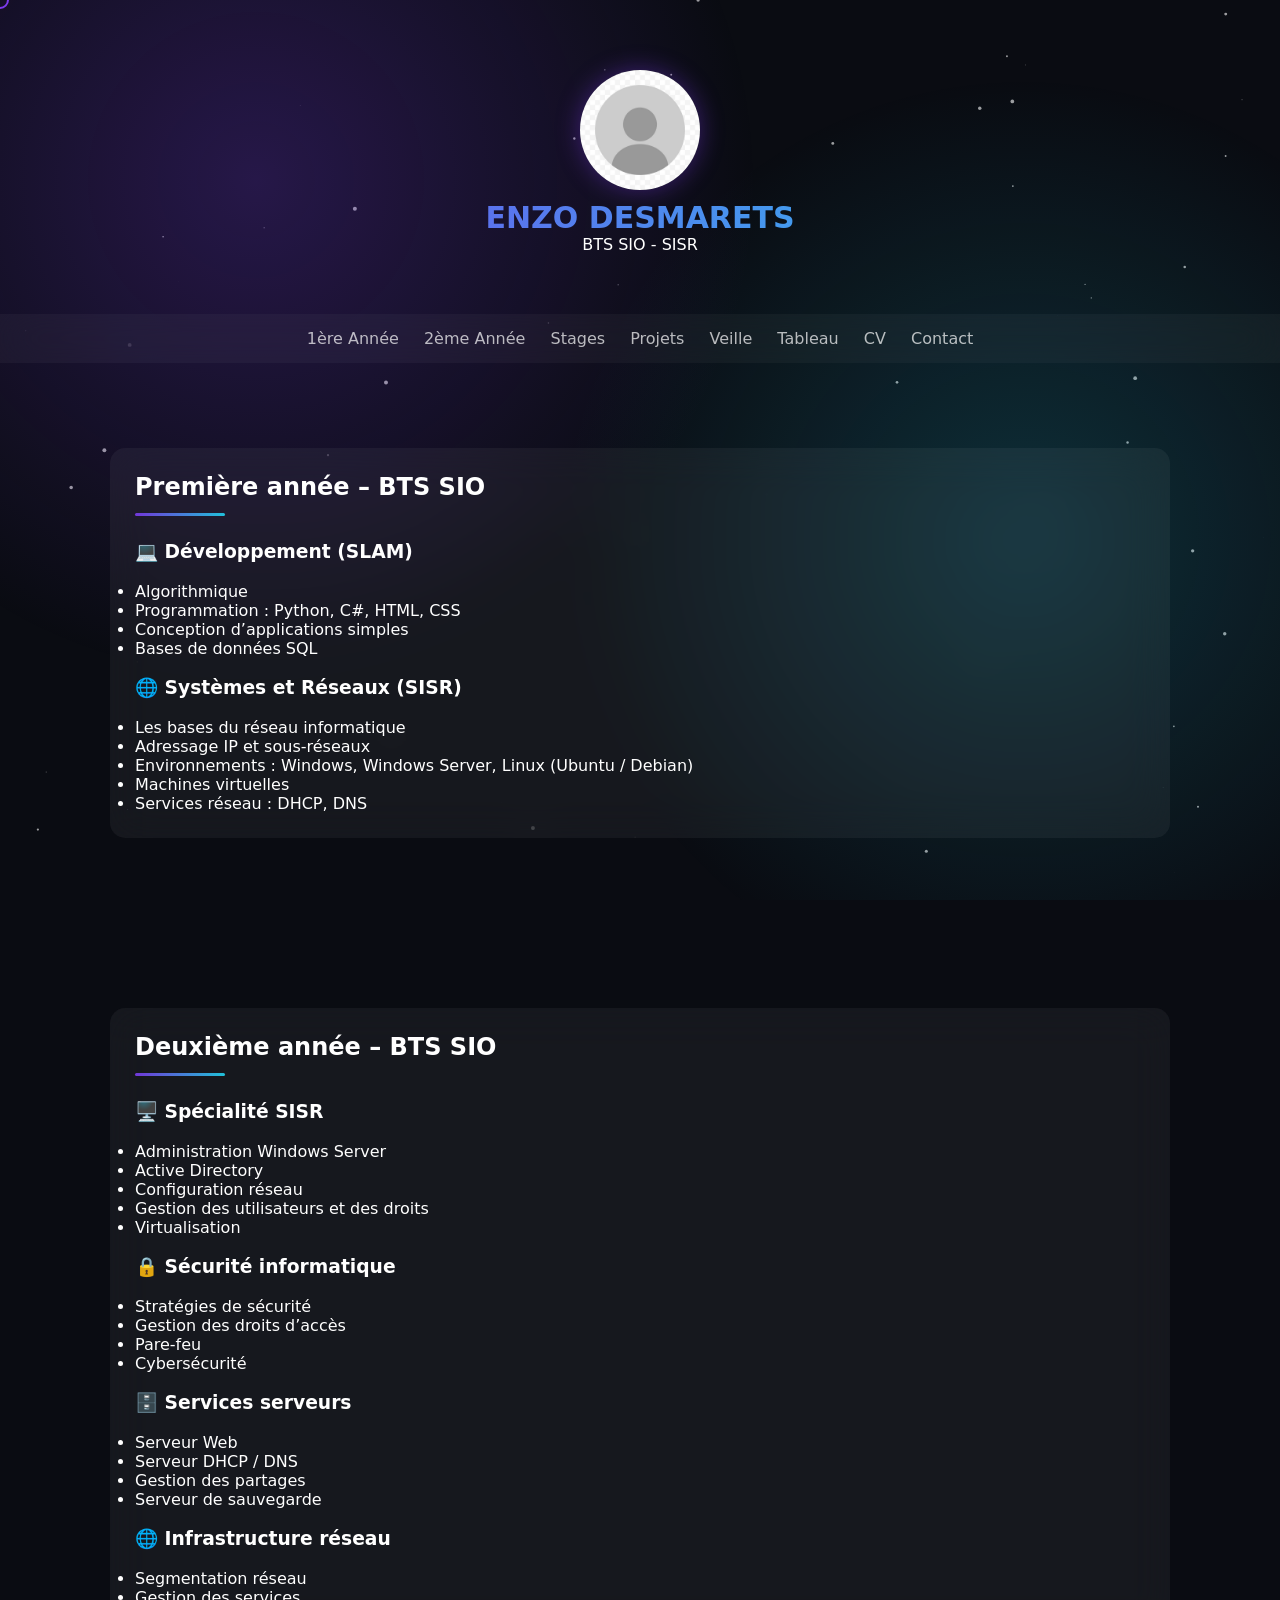
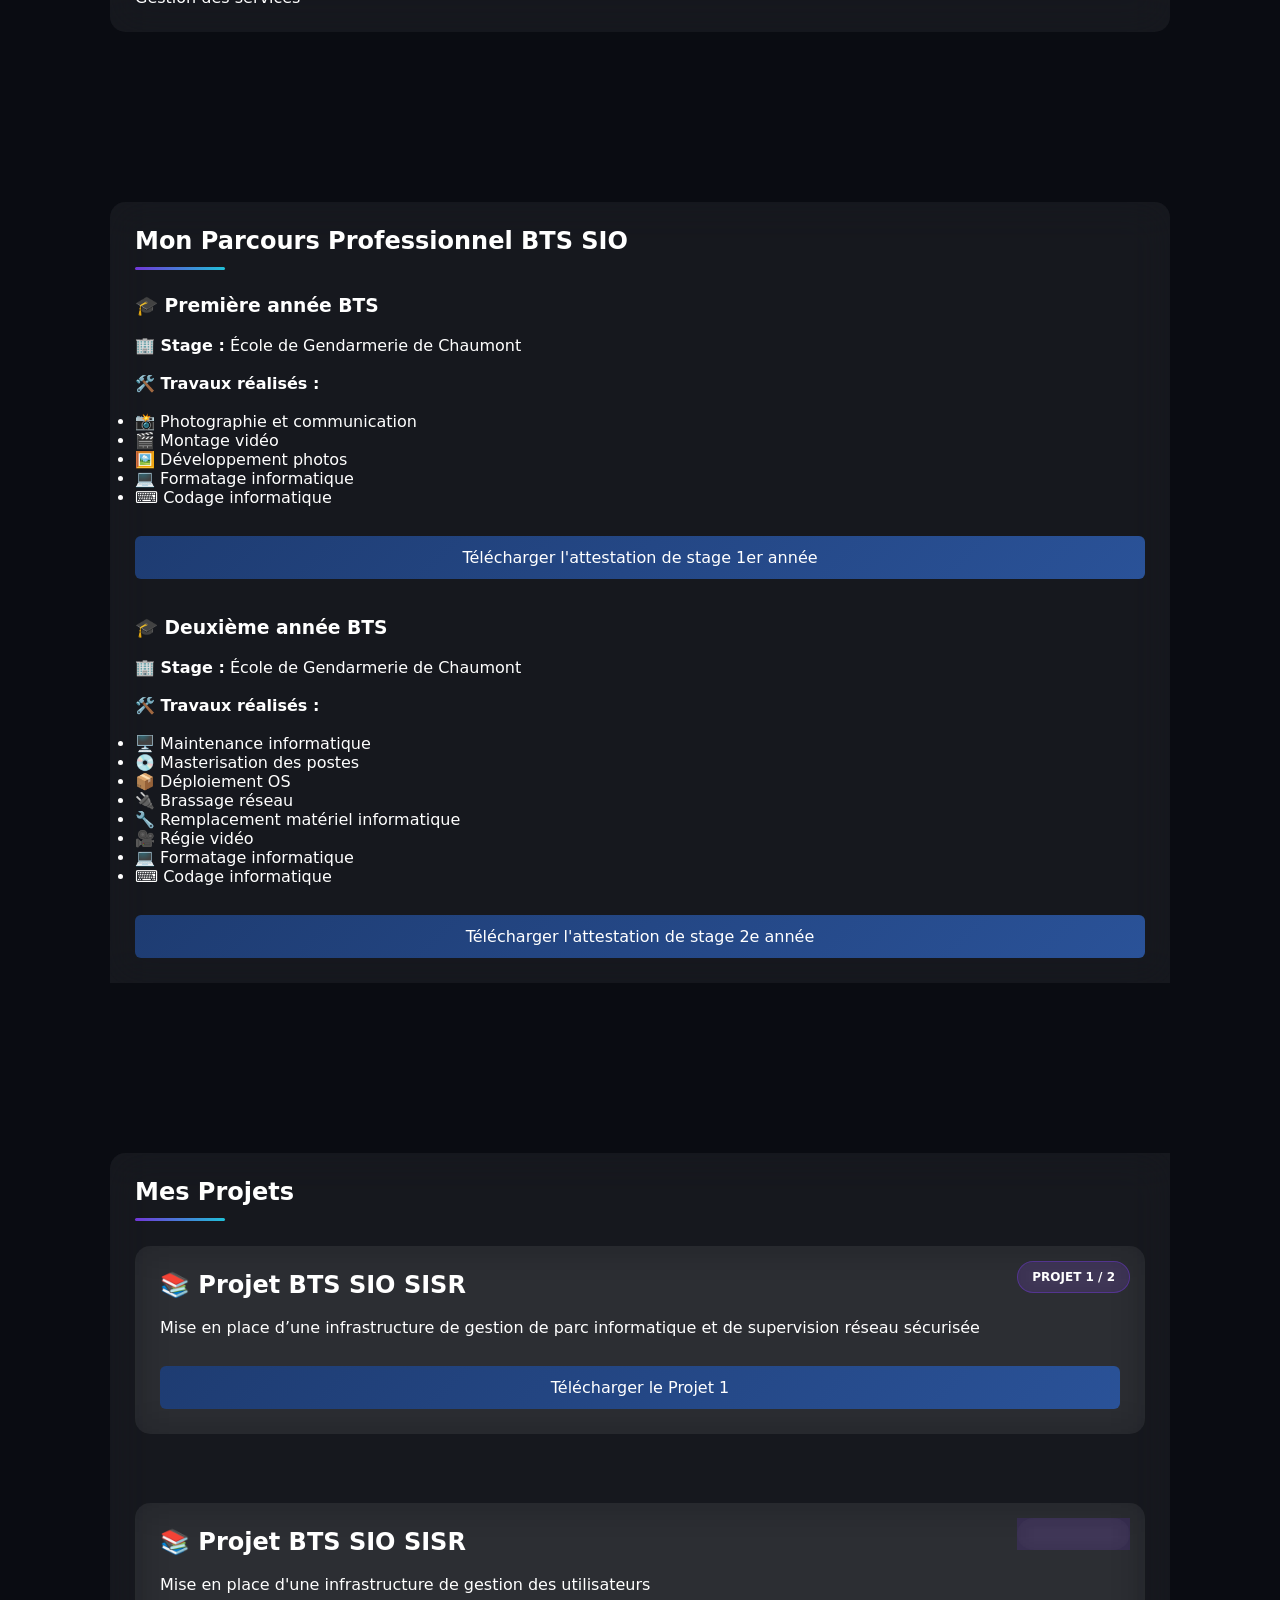
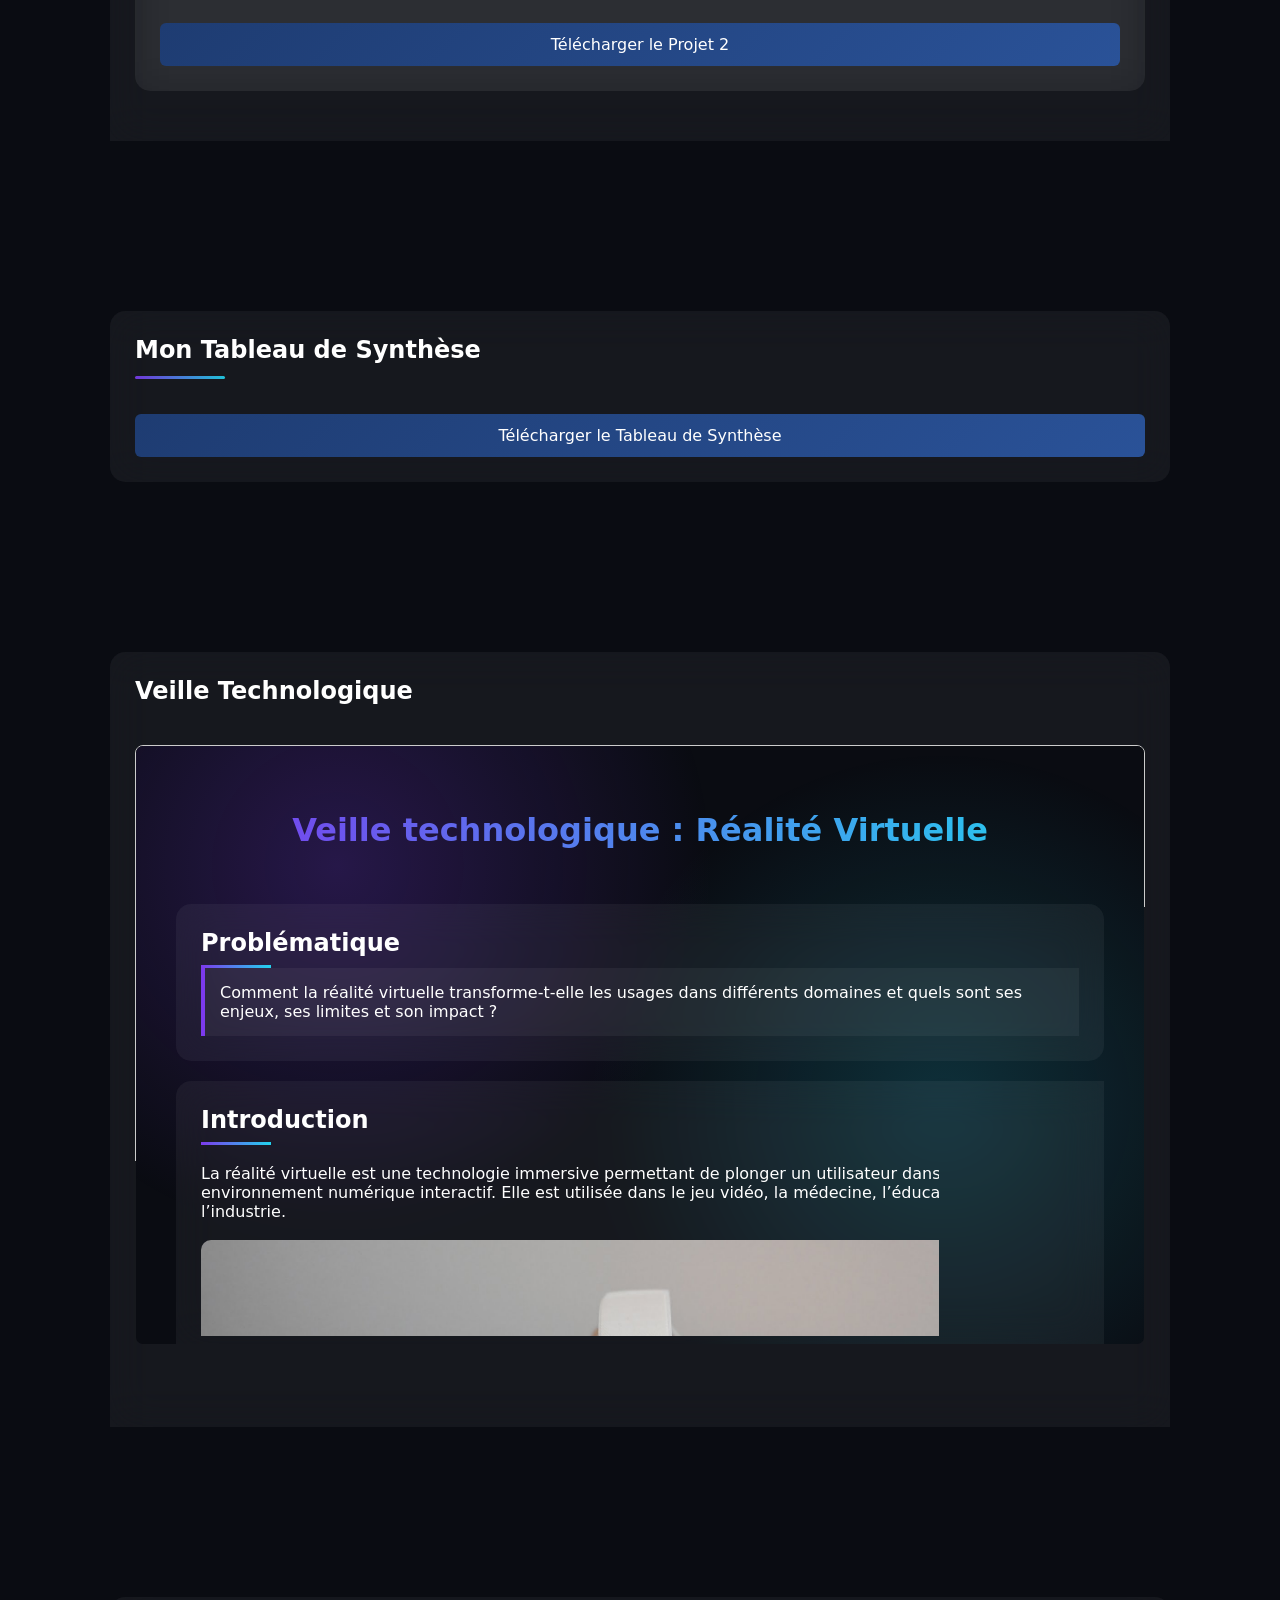
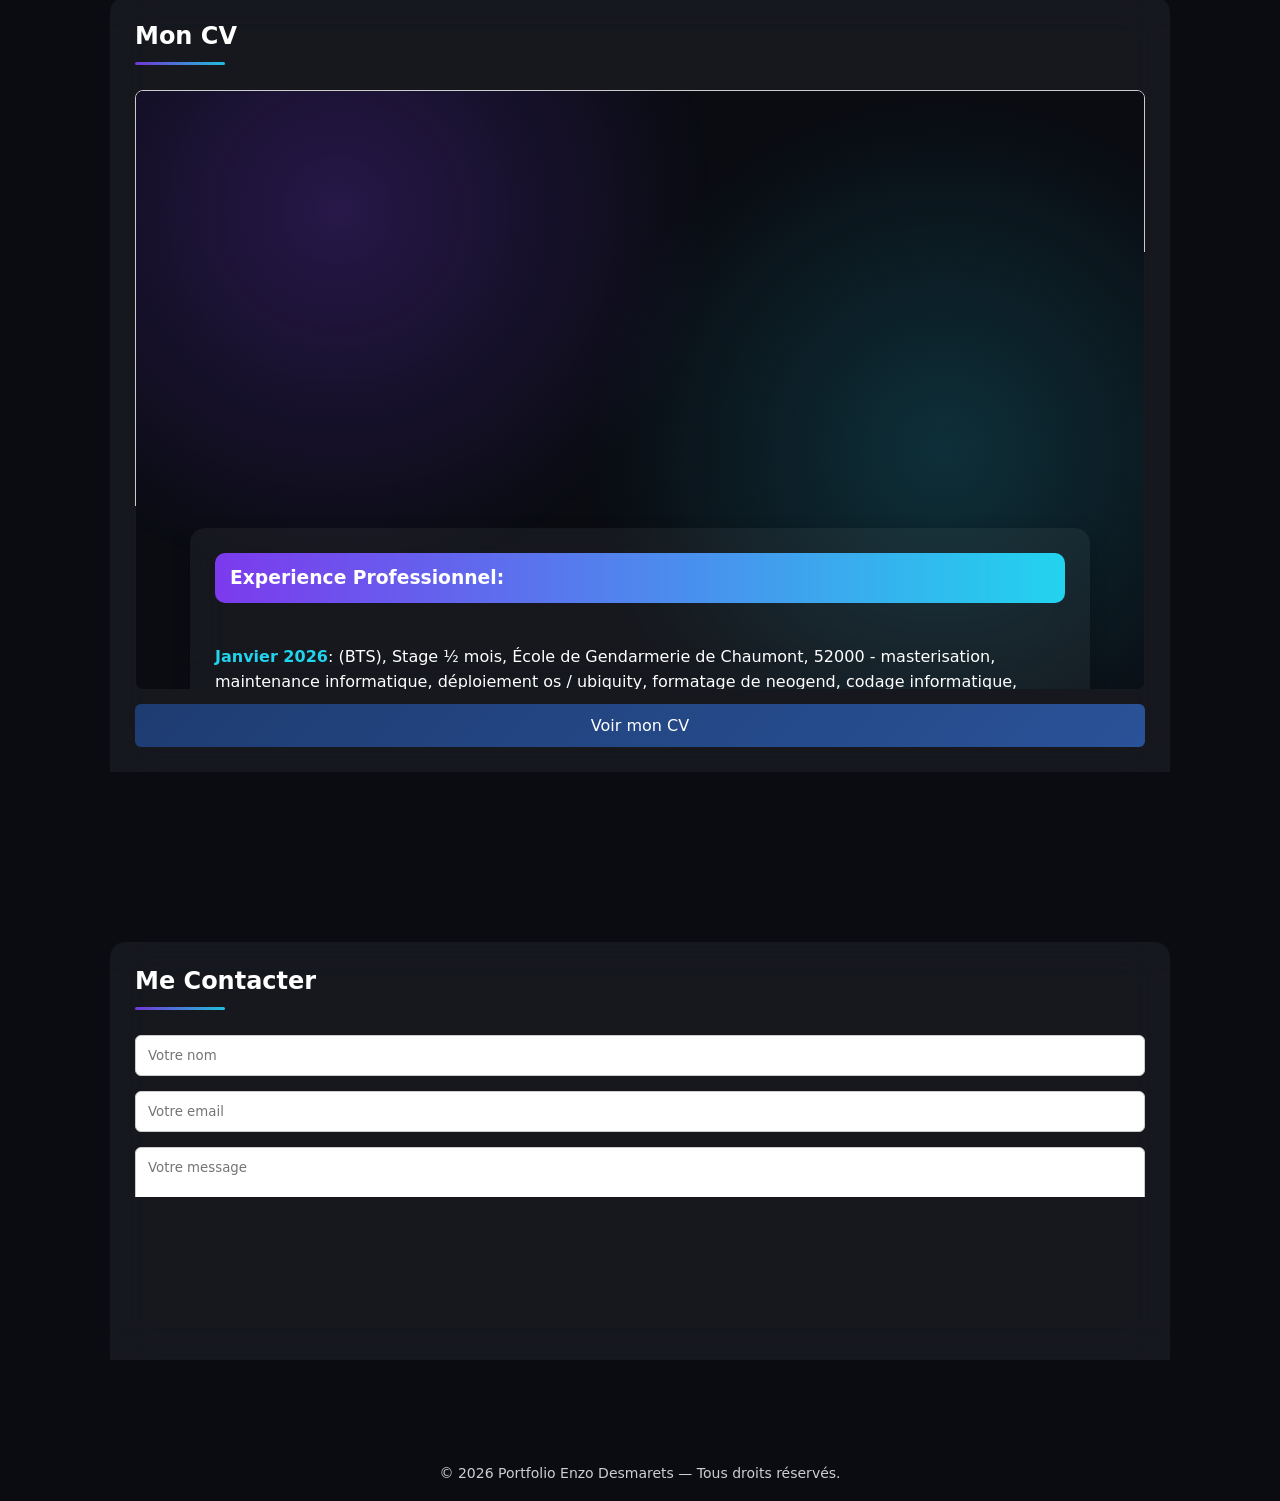
<file: index.html>
<!DOCTYPE html>
<html lang="fr">
<head>
<meta charset="UTF-8">
<meta name="viewport" content="width=device-width, initial-scale=1.0">
<meta name="google-site-verification" content="pFvo2WnV0x5pmkBPAcNM3B3p7vbCl_93_5OpDo-LaFs" />
    <title>Portfolio - Enzo Desmarets</title>
<meta property="og:title" content="Enzo DESMARETS">
<meta property="og:description" content="MON PORTEFOLIO">
<meta property="og:image" content="https://enzodes.github.io/Portefolio/preview.png">
<meta property="og:url" content="https://enzodes.github.io/Portefolio/">
<meta property="og:type" content="website">
<meta property="og:image" content="https://enzodes.github.io/Portefolio/preview.png">
<html lang="fr">
<link rel="icon" type="image/x-icon" href="favicon.ico">
<link rel="icon" type="image/x-icon" href="favicon.ico">
<link rel="icon" type="image/png" sizes="32x32" href="favicon-32x32.png">
<link rel="icon" type="image/png" sizes="16x16" href="favicon-16x16.png">
<link rel="apple-touch-icon" sizes="180x180" href="apple-touch-icon.png">
<link rel="manifest" href="site.webmanifest">
<style>

/* =========================
RESET / BASE
========================= */
*{
  margin:0;
  padding:0;
  box-sizing:border-box;
  font-family:system-ui, Arial;
}

body{
  background:#0a0c12;
  color:white;
  overflow-x:hidden;
}

/* =========================
BACKGROUND ANIMÉ PREMIUM
========================= */
body::before{
  content:"";
  position:fixed;
  inset:0;
  background:
    radial-gradient(circle at 20% 20%, rgba(124,58,237,0.25), transparent 40%),
    radial-gradient(circle at 80% 60%, rgba(34,211,238,0.18), transparent 40%);
  animation:bgMove 12s infinite alternate ease-in-out;
  z-index:-2;
}

@keyframes bgMove{
  0%{transform:scale(1) translate(0,0);}
  100%{transform:scale(1.15) translate(30px,-20px);}
}

/* =========================
CURSOR CUSTOM
========================= */
.cursor{
  position:fixed;
  width:18px;
  height:18px;
  border:2px solid #7c3aed;
  border-radius:50%;
  pointer-events:none;
  transform:translate(-50%,-50%);
  transition:0.05s;
  z-index:9999;
}

/* =========================
PARTICLES
========================= */
#particles{
  position:fixed;
  inset:0;
  z-index:-3;
}

/* =========================
NAV PREMIUM
========================= */
nav{
  background:rgba(255,255,255,0.04);
  backdrop-filter:blur(20px);
  position:sticky;
  top:0;
  z-index:1000;
  padding:15px;
  text-align:center;
}

nav a{
  color:white;
  margin:10px;
  text-decoration:none;
  opacity:0.7;
  transition:0.3s;
  position:relative;
}

nav a:hover{
  opacity:1;
  color:#7c3aed;
}

nav a::after{
  content:"";
  position:absolute;
  left:0;
  bottom:-5px;
  width:0%;
  height:2px;
  background:#7c3aed;
  transition:0.3s;
}

nav a:hover::after{
  width:100%;
}

/* =========================
HERO / HEADER
========================= */
header{
  text-align:center;
  padding:60px 20px;
}

header img{
  width:120px;
  height:120px;
  border-radius:50%;
  object-fit:cover;
  margin-bottom:5px;
  box-shadow:0 0 25px rgba(124,58,237,0.4);
}

header h2{
  font-size:30px;
  background:linear-gradient(90deg,#7c3aed,#22d3ee);
  -webkit-background-clip:text;
  -webkit-text-fill-color:transparent;
}

/* =========================
SECTIONS
========================= */
section{
  max-width:1100px;
  margin:auto;
  padding:60px 20px;
}

/* =========================
CARDS PREMIUM
========================= */
.card{
  background:rgba(255,255,255,0.05);
  backdrop-filter:blur(20px);
  padding:25px;
  border-radius:15px;
  margin:25px 0;
  transition:0.5s;
  position:relative;
  overflow: hidden;
}

.card:hover{
  transform:translateY(-10px) scale(1.02);
  background:rgba(124,58,237,0.12);
}

.card::before{
  content:"";
  position:absolute;
 pointer-events: none;
  inset:0;
  background:radial-gradient(circle, rgba(124,58,237,0.2), transparent 60%);
  opacity:0;
  transition:0.5s;
}

.card:hover::before{
  opacity:1;
}

/* =========================
BUTTONS
========================= */
button{
  padding:12px 20px;
  border:none;
  border-radius:10px;
  background:#7c3aed;
  color:white;
  cursor:pointer;
  transition:0.3s;
}

button:hover{
  transform:scale(1.05);
  box-shadow:0 0 25px rgba(124,58,237,0.4);
}

/* =========================
REVEAL ANIMATION
========================= */
.reveal{
  opacity:0;
  transform:translateY(50px);
  transition:1s ease;
}

.reveal.active{
  opacity:1;
  transform:translateY(0);
}

/* =========================
SMOOTH SCROLL
========================= */
html{
  scroll-behavior:smooth;
}

.divider{
  width:90px;
  height:3px;
  margin:12px 0 25px 0;
  border-radius:10px;
  background:linear-gradient(90deg,#7c3aed,#22d3ee);
  opacity:0.9;
}

/* =========================
BOUTONS PREMIUM AURA
========================= */
button{
  position:relative;
  overflow:hidden;
  z-index:1;
}

/* effet glow */
button::before{
  content:"";
  position:absolute;
  inset:-2px;
  border-radius:inherit;
  background:linear-gradient(90deg,#7c3aed,#22d3ee,#7c3aed);
  opacity:0;
  filter:blur(12px);
  transition:0.3s;
  z-index:-1;
}

/* animation hover */
button:hover::before{
  opacity:1;
  animation:glowMove 6s linear infinite;
}

/* effet mouvement */
button:hover{
  transform:translateY(-2px) scale(1.02);
  box-shadow:0 10px 25px rgba(124,58,237,0.3);
}

/* animation du glow */
@keyframes glowMove{
  0%{background-position:0%;}
  100%{background-position:200%;}
}
button:active{
  transform:scale(0.97);
}

/* =========================
BADGE PROJET (premium)
========================= */
.badge {
  position: absolute;
  top: 15px;
  right: 15px;

  padding: 8px 14px;
  border-radius: 20px;

  background: rgba(124,58,237,0.15);
  backdrop-filter: blur(10px);

  border: 1px solid rgba(124,58,237,0.4);
  color: white;

  font-weight: bold;
  font-size: 12px;
}
	
</style>
</head>

<body>

<div class="cursor"></div>
<canvas id="particles"></canvas>

<header>
<img src="preview.png" 
     style="
        width:120px;
        height:120px;
        object-fit:cover;
        border-radius:50%;
        display:block;
	  margin:10px auto;
     ">
<h2>ENZO DESMARETS</h2>
<p>BTS SIO - SISR</p>
</header>

<nav>
<a href="#annee1">1ère Année</a>
<a href="#annee2">2ème Année</a>
<a href="#stages">Stages</a>
<a href="#projets">Projets</a>
<a href="#techno">Veille</a>
<a href="#tableau">Tableau</a>
<a href="#cv">CV</a>
<a href="#contact">Contact</a>
</nav>

<!-- TON CONTENU ORIGINAL (inchangé) -->

<section id="annee1" class="reveal">
<div class="card">
<h2>Première année – BTS SIO</h2>
<div class="divider"></div>
<h3>💻 Développement (SLAM)</h3>
<ul>
<br>
<li>Algorithmique</li>
<li>Programmation : Python, C#, HTML, CSS</li>
<li>Conception d’applications simples</li>
<li>Bases de données SQL</li>
</ul>
<br>
<h3>🌐 Systèmes et Réseaux (SISR)</h3>
<ul>
<br>
<li>Les bases du réseau informatique</li>
<li>Adressage IP et sous-réseaux</li>
<li>Environnements : Windows, Windows Server, Linux (Ubuntu / Debian)</li>
<li>Machines virtuelles</li>
<li>Services réseau : DHCP, DNS</li>
</ul>
</div>
</section>

<section id="annee2" class="reveal">
<div class="card">
<h2>Deuxième année – BTS SIO</h2>
<div class="divider"></div>
<h3>🖥️ Spécialité SISR</h3>
<ul>
<br>
<li>Administration Windows Server</li>
<li>Active Directory</li>
<li>Configuration réseau</li>
<li>Gestion des utilisateurs et des droits</li>
<li>Virtualisation</li>
</ul>
<br>
<h3>🔒 Sécurité informatique</h3>
<ul>
<br>
<li>Stratégies de sécurité</li>
<li>Gestion des droits d’accès</li>
<li>Pare-feu</li>
<li>Cybersécurité</li>
</ul>
<br>
<h3>🗄️ Services serveurs</h3>
<ul>
<br>
<li>Serveur Web</li>
<li>Serveur DHCP / DNS</li>
<li>Gestion des partages</li>
<li>Serveur de sauvegarde</li>
</ul>
<br>
<h3>🌐 Infrastructure réseau</h3>
<ul>
<br>
<li>Segmentation réseau</li>
<li>Gestion des services</li>
</ul>
</div>
</section>

<section id="stages" class="reveal">
<div class="card">

    <h2 style="text-align: left;">Mon Parcours Professionnel BTS SIO</h2>
    <div class="divider"></div>

    <div class="timeline" style="position: relative; margin: 0; padding: 0;">
        <h3>🎓 Première année BTS</h3>
        <br>
        <p><strong>🏢 Stage :</strong> École de Gendarmerie de Chaumont</p>
        <br>
         
        <h4>🛠️ Travaux réalisés :</h4>
        <br>
        <ul>
            <li>📸 Photographie et communication</li>
            <li>🎬 Montage vidéo</li>
            <li>🖼️ Développement photos</li>
            <li>💻 Formatage informatique</li>
            <li>⌨️ Codage informatique</li>
        </ul>
       <br>
					<a href="10972.png">
 <button style="
      width: 100%;
      padding: 12px;
      font-size: 16px;
     background: linear-gradient(135deg, #1e3c72, #2a5298);
      color: #fff;
      border: none;
      border-radius: 6px;
      cursor: pointer;
	  margin-top:10px
    ">
      Télécharger l'attestation de stage 1er année
 </button>
</a>
        <br>
        <br><br>
        <h3>🎓 Deuxième année BTS</h3>
        <br>
        <p><strong>🏢 Stage :</strong> École de Gendarmerie de Chaumont</p>
        <br>

        <h4>🛠️ Travaux réalisés :</h4>
		<br>
        <ul>
            <li>🖥️ Maintenance informatique</li>
            <li>💿 Masterisation des postes</li>
            <li>📦 Déploiement OS</li>
            <li>🔌 Brassage réseau</li>
            <li>🔧 Remplacement matériel informatique</li>
            <li>🎥 Régie vidéo</li>
            <li>💻 Formatage informatique</li>
            <li>⌨️ Codage informatique</li>
			       <br>
			
			<a href="10960.jpg
">
 <button style="
      width: 100%;
      padding: 12px;
      font-size: 16px;
     background: linear-gradient(135deg, #1e3c72, #2a5298);
      color: #fff;
      border: none;
      border-radius: 6px;
      cursor: pointer;
	  margin-top:10px
    ">
      Télécharger l'attestation de stage 2e année
 </button>
</a>
        </ul>
         </div>
    </div>
</div>
</section>


<section id="projets" class="reveal">
		<div class="card">

<h2>Mes Projets</h2>
	<div class="divider"></div>
<div class="card">
 <div class="badge">PROJET 1 / 2</div>
    <h1>📚 Projet BTS SIO SISR</h1>
		<br>
    <p>Mise en place d’une infrastructure de gestion de parc informatique et de supervision réseau sécurisée</p>
		<br>
<a href="BTS_SIO_Epreuve E6_DESMARETS Enzo_Projet (1).docx">
 <button style="
      width: 100%;
      padding: 12px;
      font-size: 16px;
     background: linear-gradient(135deg, #1e3c72, #2a5298);
      color: #fff;
      border: none;
      border-radius: 6px;
      cursor: pointer;
	  margin-top:10px
    ">
      Télécharger le Projet 1
 </button>
</a>
</div>
<br>
	<div class="card">
	<div class="badge">PROJET 2 / 2</div>
    <h1>📚 Projet BTS SIO SISR</h1>
	<br>
    <p>Mise en place d'une infrastructure de gestion des utilisateurs</p>
	<br>
<a href="BTS_SIO_Epreuve E6_DESMARETS Enzo_Projet (2).docx">

 <button style="
      width: 100%;
      padding: 12px;
      font-size: 16px;
     background: linear-gradient(135deg, #1e3c72, #2a5298);
      color: #fff;
      border: none;
      border-radius: 6px;
      cursor: pointer;
	  margin-top:10px
    ">
	
      Télécharger le Projet 2
 </button>
</a>
</div>
</div>
</section>

	<section id="tableau" class="reveal">
	<div class="card">

<h2>Mon Tableau de Synthèse</h2>
<div class="divider"></div>
<a href="Tableau_de_synthese_2026 (2).xlsx">
 <button style="
      width: 100%;
      padding: 12px;
      font-size: 16px;
     background: linear-gradient(135deg, #1e3c72, #2a5298);
      color: #fff;
      border: none;
      border-radius: 6px;
      cursor: pointer;
	  margin-top:10px
    ">
      Télécharger le Tableau de Synthèse
 </button>
</a>
</div>
</section>

<section id="techno" class="reveal">
<div class="card">
<h2>Veille Technologique</h2>
<div class="divider"></div>
<iframe 
    src="veille.html"        
    width="100%"        
    height="600px"      
    style="border:1px solid #ccc; border-radius:8px;"
    frameborder="0"
    allowfullscreen>
</iframe>

 <a href="veille.html">

 <button style="
      width: 100%;
      padding: 12px;
      font-size: 16px;
     background: linear-gradient(135deg, #1e3c72, #2a5298);
      color: #fff;
      border: none;
      border-radius: 6px;
      cursor: pointer;
	  margin-top:10px
    ">
      Voir la Veille Technologique
 </button>
 </a>
</section>
</div>

<section id="cv" class="reveal">
<div class="card">
<h2>Mon CV</h2>
<div class="divider"></div>

<iframe 
    src="CV.html"        
    width="100%"        
    height="600px"      
    style="border:1px solid #ccc; border-radius:8px;"
    frameborder="0"
    allowfullscreen>
</iframe>
	<a href="CV.html">
	
	

 <button style="
      width: 100%;
      padding: 12px;
      font-size: 16px;
     background: linear-gradient(135deg, #1e3c72, #2a5298);
      color: #fff;
      border: none;
      border-radius: 6px;
      cursor: pointer;
	  margin-top:10px
    ">
      Voir mon CV
 </button>
</a>
</div>
</section>



<section id="contact" class="reveal">
<div class="card">
  <h2>Me Contacter</h2>
<div class="divider"></div>
  <form action="mailto:enzodesmarets@gmail.com" method="POST" style="display:flex; flex-direction:column; gap:15px; margin-top:10px;">
      <input type="text" name="name" placeholder="Votre nom" required style="padding:12px; border-radius:6px; border:1px solid #ccc;">
      <input type="email" name="email" placeholder="Votre email" required style="padding:12px; border-radius:6px; border:1px solid #ccc;">
      <textarea name="message" placeholder="Votre message" required style="padding:12px; border-radius:6px; border:1px solid #ccc; min-height:120px;"></textarea>
      <button type="submit" style="padding:12px; background:#00bfff; color:#fff; border:none; background: linear-gradient(135deg, #1e3c72, #2a5298);border-radius:6px; cursor:pointer; font-size:16px; margin-top:10px">Envoyer</button>
  </form>
</div>
</section>

<script>

/* =========================
CURSOR
========================= */
const cursor=document.querySelector(".cursor");

document.addEventListener("mousemove",(e)=>{
  cursor.style.left=e.clientX+"px";
  cursor.style.top=e.clientY+"px";
});

/* =========================
REVEAL
========================= */
const observer=new IntersectionObserver(entries=>{
  entries.forEach(entry=>{
    if(entry.isIntersecting){
      entry.target.classList.add("active");
    }
  });
});

document.querySelectorAll(".reveal").forEach(el=>{
  observer.observe(el);
});

/* =========================
PARTICLES
========================= */
const canvas=document.getElementById("particles");
const ctx=canvas.getContext("2d");

canvas.width=window.innerWidth;
canvas.height=window.innerHeight;

let particles=[];

for(let i=0;i<70;i++){
  particles.push({
    x:Math.random()*canvas.width,
    y:Math.random()*canvas.height,
    r:Math.random()*2,
    dx:(Math.random()-0.5)*0.5,
    dy:(Math.random()-0.5)*0.5
  });
}

function animate(){
  ctx.clearRect(0,0,canvas.width,canvas.height);

  particles.forEach(p=>{
    p.x+=p.dx;
    p.y+=p.dy;

    if(p.x<0||p.x>canvas.width)p.dx*=-1;
    if(p.y<0||p.y>canvas.height)p.dy*=-1;

    ctx.beginPath();
    ctx.arc(p.x,p.y,p.r,0,Math.PI*2);
    ctx.fillStyle="rgba(255,255,255,0.6)";
    ctx.fill();
  });

  requestAnimationFrame(animate);
}

animate();

</script>
<footer style="text-align:center; padding:20px; font-size:14px; opacity:0.8;">
  © 2026 Portfolio Enzo Desmarets — Tous droits réservés.
</footer>
</body>
</html>
</file>
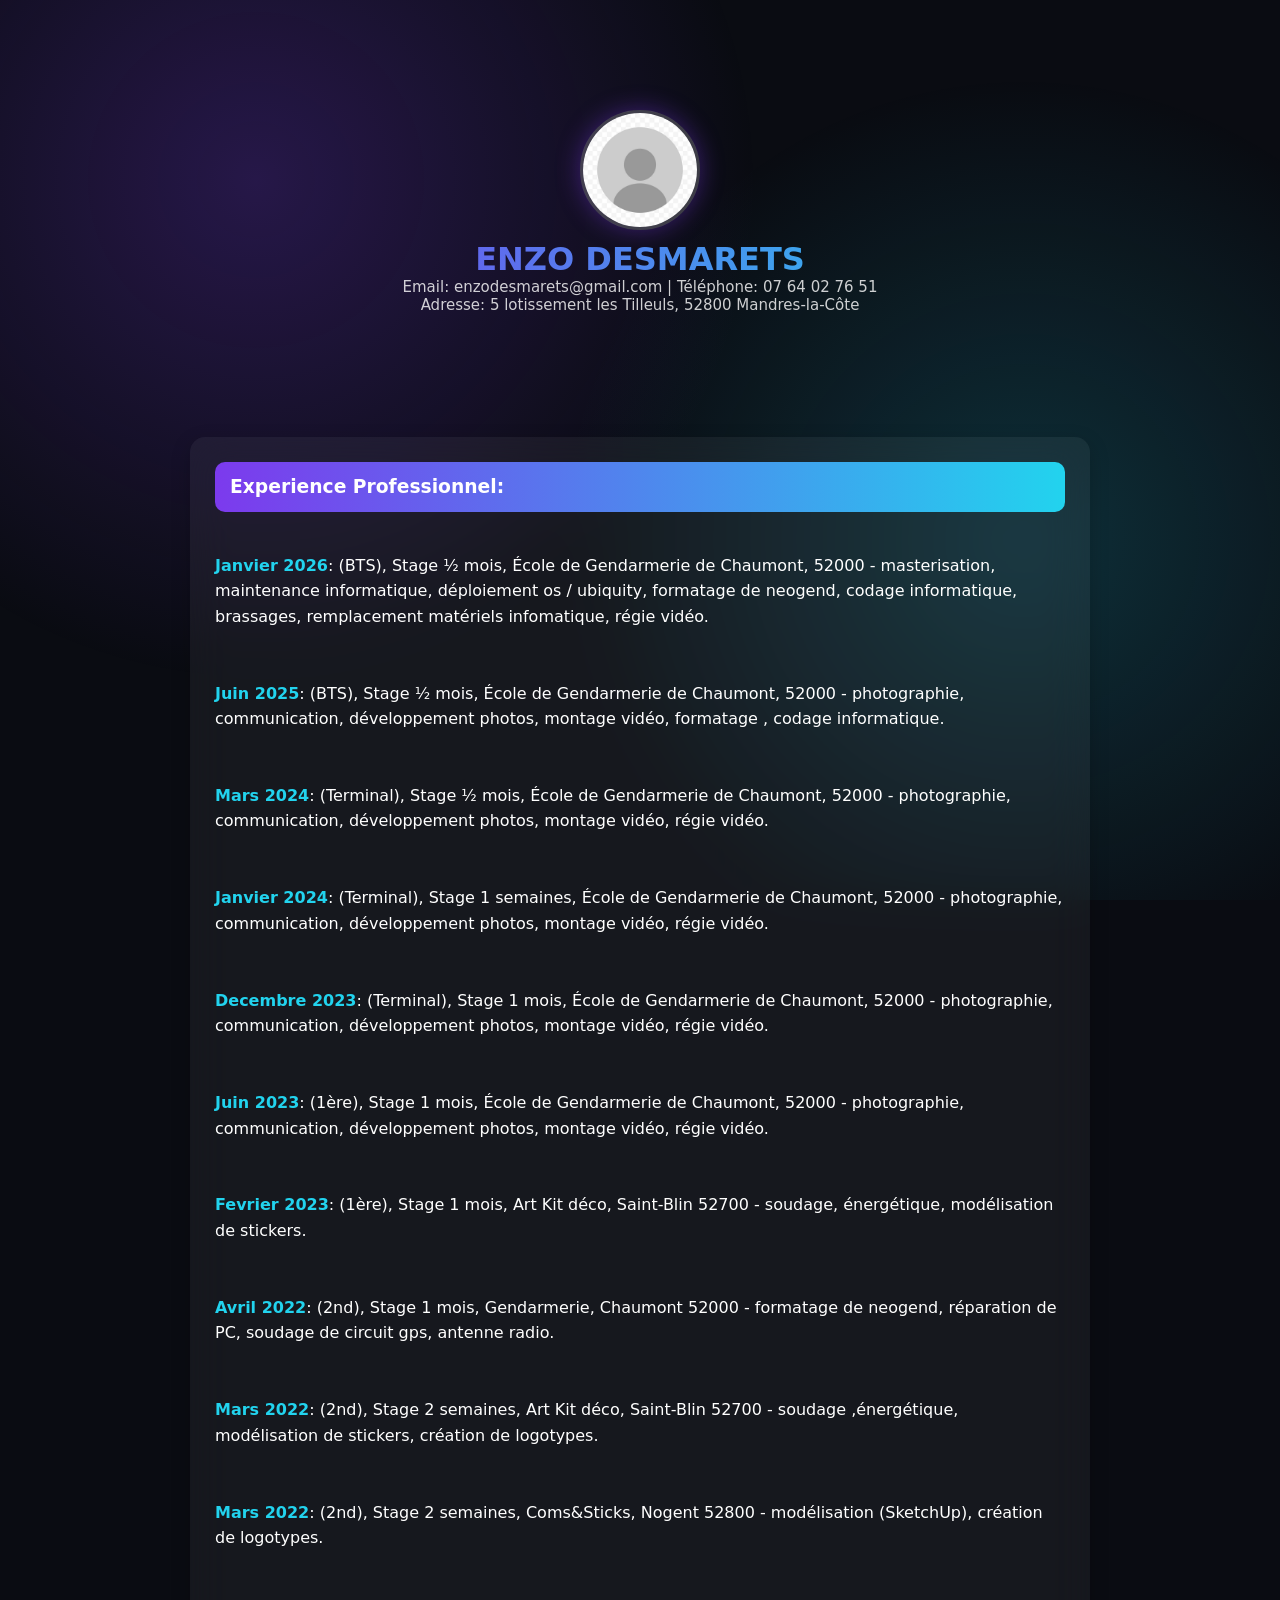
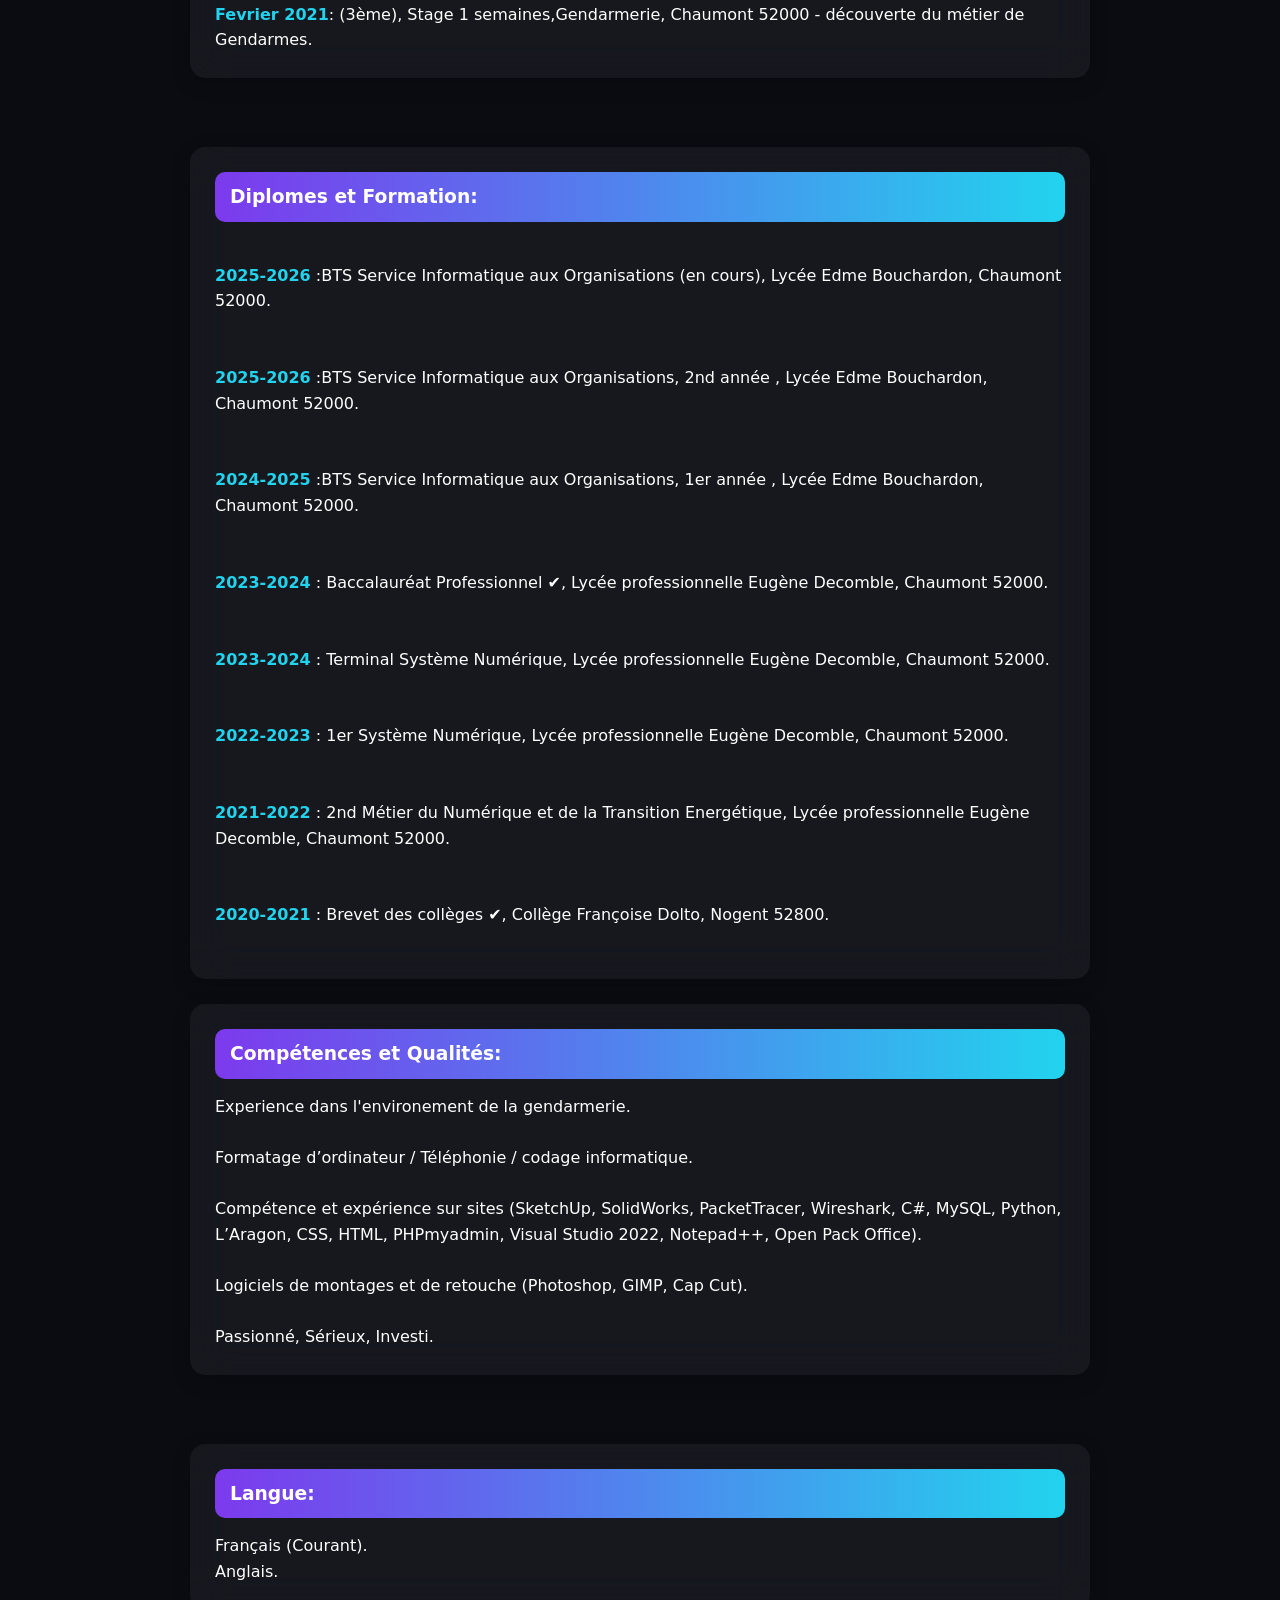
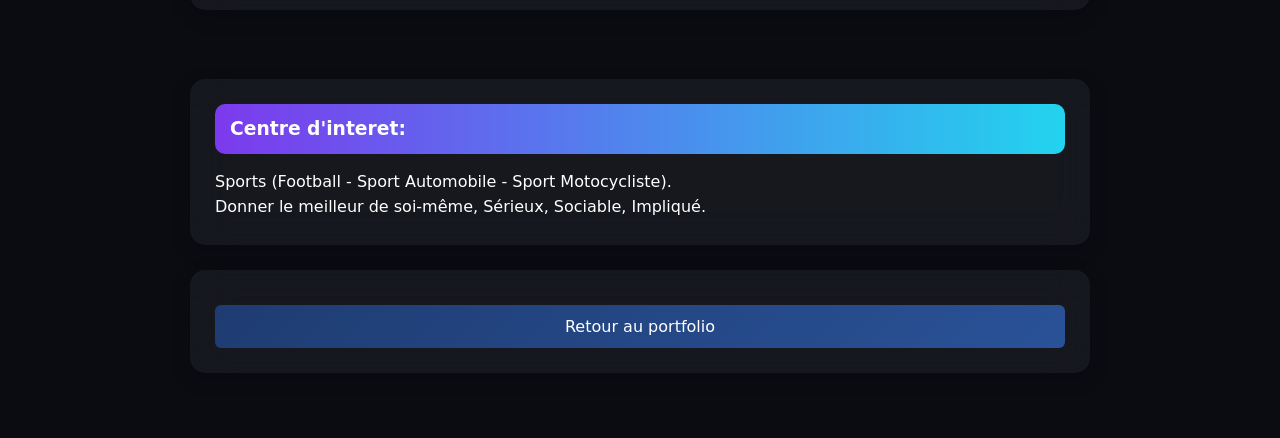
<file: CV.html>
<!DOCTYPE html>
<html lang="fr">
	<head>
		<meta charset="UTF-8">
		<meta name="viewport" content="width=device-width, initial-scale=1.0">

		<title>CV - Enzo DESMARETS</title>	
		<style>  
/* =========================
RESET / BASE
========================= */
* {
  margin: 0;
  padding: 0;
  box-sizing: border-box;
  font-family: system-ui, Arial, sans-serif;
}

html {
  scroll-behavior: smooth;
}

body {
  background: #0a0c12;
  color: white;
  overflow-x: hidden;
  overflow-y: auto;
  padding: 40px;
}

/* =========================
BACKGROUND ANIMÉ PREMIUM
========================= */
body::before {
  content: "";
  position: fixed;
  inset: 0;
  background:
    radial-gradient(circle at 20% 20%, rgba(124,58,237,0.25), transparent 40%),
    radial-gradient(circle at 80% 60%, rgba(34,211,238,0.18), transparent 40%);
  animation: bgMove 12s infinite alternate ease-in-out;
  z-index: -2;
}

@keyframes bgMove {
  0% { transform: scale(1) translate(0,0); }
  100% { transform: scale(1.15) translate(30px,-20px); }
}

/* =========================
CONTENEUR GLOBAL
========================= */
body > * {
  max-width: 900px;
  margin: auto;
}

/* =========================
NAV BAR
========================= */
nav {
  background: rgba(255,255,255,0.04);
  backdrop-filter: blur(20px);
  position: sticky;
  top: 0;
  z-index: 1000;
  padding: 15px;
  text-align: center;
  border-radius: 12px;
}

nav a {
  color: white;
  margin: 10px;
  text-decoration: none;
  opacity: 0.7;
  transition: 0.3s;
  position: relative;
}

nav a:hover {
  opacity: 1;
  color: #7c3aed;
}

nav a::after {
  content: "";
  position: absolute;
  left: 0;
  bottom: -5px;
  width: 0%;
  height: 2px;
  background: #7c3aed;
  transition: 0.3s;
}

nav a:hover::after {
  width: 100%;
}

/* =========================
HEADER CV
========================= */
header {
  text-align: center;
  padding: 60px 20px;
}

header img {
  width: 120px;
  height: 120px;
  border-radius: 50%;
  object-fit: cover;
  box-shadow: 0 0 25px rgba(124,58,237,0.4);
  margin-bottom: 10px;
  border: 3px solid rgba(255,255,255,0.2);
}

header h1 {
  font-size: 32px;
  background: linear-gradient(90deg,#7c3aed,#22d3ee);
  -webkit-background-clip: text;
  -webkit-text-fill-color: transparent;
}

header p {
  opacity: 0.8;
  font-size: 15px;
}

/* =========================
SECTIONS / CARDS CV
========================= */
section {
  background: rgba(255,255,255,0.05);
  backdrop-filter: blur(20px);
  padding: 25px;
  margin: 25px auto;
  border-radius: 15px;
  box-shadow: 0 6px 20px rgba(0,0,0,0.2);
  line-height: 1.6;
  transition: 0.5s;
}

/* hover cards */
section:hover {
  transform: translateY(-10px) scale(1.01);
  background: rgba(124,58,237,0.12);
  box-shadow: 0 15px 35px rgba(0,0,0,0.35);
}

/* titres sections */
.section-title {
  background: linear-gradient(90deg,#7c3aed,#22d3ee);
  padding: 10px 15px;
  border-radius: 10px;
  margin-bottom: 15px;
  color: white;
}

/* dates */
.date {
  font-weight: bold;
  color: #22d3ee;
}

/* =========================
BOUTON UNIQUE
========================= */
button {
  padding: 12px 20px;
  border: none;
  border-radius: 10px;
  background: #7c3aed;
  color: white;
  cursor: pointer;
  transition: 0.3s;
  position: relative;
  overflow: hidden;
}

button:hover {
  transform: translateY(-3px) scale(1.03);
  box-shadow: 0 10px 25px rgba(124,58,237,0.3);
}

/* glow bouton */
button::before {
  content: "";
  position: absolute;
  inset: -2px;
  background: linear-gradient(90deg,#7c3aed,#22d3ee,#7c3aed);
  opacity: 0;
  filter: blur(12px);
  transition: 0.3s;
  z-index: -1;
}

button:hover::before {
  opacity: 1;
}

button:active {
  transform: scale(0.97);
}

/* =========================
REVEAL ANIMATION
========================= */
.reveal {
  opacity: 0;
  transform: translateY(40px);
  transition: 1s ease;
}

.reveal.active {
  opacity: 1;
  transform: translateY(0);
}

/* =========================
RESPONSIVE
========================= */
@media (max-width: 700px) {
  body {
    padding: 15px;
  }

  header h1 {
    font-size: 24px;
  }

  section {
    padding: 20px;
  }

  header img {
    width: 100px;
    height: 100px;
  }
}
</style>

</head>

<body>

		<header>
<img src="preview.png" 
     style="
        width:120px;
        height:120px;
        object-fit:cover;
        border-radius:50%;
        display:block;
	  margin:10px auto;
     ">
			<h1>ENZO DESMARETS</h1>
			<p>Email: enzodesmarets@gmail.com | Téléphone: 07 64 02 76 51</p>
			<p>Adresse: 5 lotissement les Tilleuls, 52800 Mandres-la-Côte</p>
		</header>

		<br>
		<br>
		
		<section>
			<div class="section-title">
				<h3><strong>Experience Professionnel:</strong></h3>
			</div>
			
			<br>
					<span class="date">Janvier 2026</span>: (BTS), Stage ½  mois, École de Gendarmerie de Chaumont, 52000 
							- masterisation, maintenance informatique, déploiement os / ubiquity, formatage de neogend, codage informatique, brassages, remplacement matériels infomatique, régie vidéo.				 
		<br>
		<br> 
		<br> 					 
							
					<span class="date">Juin 2025</span>: (BTS), Stage ½  mois, École de Gendarmerie de Chaumont, 52000 
							- photographie, communication, développement photos, montage vidéo, formatage , codage informatique.
		<br>
		<br> 
		<br> 
			
					<span class="date">Mars 2024</span>: (Terminal), Stage ½  mois, École de Gendarmerie de Chaumont, 52000
							- photographie, communication, développement photos, montage vidéo, régie vidéo.
		
		<br> 
		<br> 
		<br> 
					<span class="date">Janvier 2024</span>: (Terminal), Stage 1 semaines, École de Gendarmerie de Chaumont, 52000
							- photographie, communication, développement photos, montage vidéo, régie vidéo.
		<br> 
	    <br> 		 
		<br> 
					<span class="date">Decembre 2023</span>: (Terminal), Stage 1 mois, École de Gendarmerie de Chaumont, 52000
							- photographie, communication, développement photos, montage vidéo, régie vidéo.
	    <br>
		<br> 	
		<br> 
					<span class="date">Juin 2023</span>: (1ère), Stage 1 mois, École de Gendarmerie de Chaumont, 52000
							- photographie, communication, développement photos, montage vidéo, régie vidéo.
		<br> 	
		<br> 
		<br> 		
					<span class="date">Fevrier 2023</span>: (1ère), Stage 1 mois, Art Kit déco, Saint-Blin 52700
							- soudage, énergétique, modélisation de stickers.
		<br> 			  
		<br>  
		<br> 
				<span class="date">Avril 2022</span>: (2nd), Stage 1 mois, Gendarmerie, Chaumont 52000
						- formatage de neogend, réparation de PC, soudage de circuit gps, antenne radio.
		<br> 
		<br>  
		<br> 
				<span class="date">Mars 2022</span>: (2nd), Stage 2 semaines, Art Kit déco, Saint-Blin 52700
						- soudage ,énergétique, modélisation de stickers, création de logotypes.
				
		<br> 		
		<br>  	
		<br> 
				<span class="date">Mars 2022</span>: (2nd), Stage 2 semaines, Coms&Sticks, Nogent 52800
						- modélisation (SketchUp), création de logotypes.
		<br> 		
		<br>  	
		<br> 
				<span class="date">Fevrier 2021</span>: (3ème), Stage 1 semaines,Gendarmerie, Chaumont 52000
						- découverte du métier de Gendarmes.					   
		<br> 
		
				
			
		</section>
<br>
		<section>
			<div class="section-title">
				<h3><strong>Diplomes et Formation:</strong></h3>
			</div>
			<br>
				    <span class="date">2025-2026</span> :BTS Service Informatique aux Organisations (en cours), Lycée Edme Bouchardon, Chaumont 52000. <br><br>
				     <br>  	
					<span class="date">2025-2026</span> :BTS Service Informatique aux Organisations, 2nd année , Lycée Edme Bouchardon, Chaumont 52000. <br><br>
					<br>  	 
					<span class="date">2024-2025</span> :BTS Service Informatique aux Organisations, 1er année , Lycée Edme Bouchardon, Chaumont 52000. <br><br>
					<br>  	
					<span class="date">2023-2024</span> :  Baccalauréat Professionnel ✔, Lycée professionnelle Eugène Decomble, Chaumont 52000. <br><br>
					  <br>  
					<span class="date">2023-2024</span> :   Terminal Système Numérique, Lycée professionnelle Eugène Decomble, Chaumont 52000. <br><br>
					 <br>  	 
					 <span class="date">2022-2023</span> :   1er  Système Numérique, Lycée professionnelle Eugène Decomble, Chaumont 52000. <br><br>
						<br>  	
					   <span class="date">2021-2022</span> :  2nd Métier du Numérique et de la Transition Energétique, Lycée professionnelle Eugène Decomble, Chaumont 52000. <br><br>
					  <br>  	 
					 <span class="date">2020-2021</span> :   Brevet des collèges ✔, Collège Françoise Dolto, Nogent 52800. <br><br>
					  

	
			
		</section>
 
				
		<section>
			<div class="section-title">
				<h3><strong>Compétences et Qualités:</strong></h3>
			</div>
			
				Experience dans l'environement de la gendarmerie. <br> <br> 
				Formatage d’ordinateur / Téléphonie / codage informatique. <br> <br>  
			    Compétence et expérience sur sites (SketchUp, SolidWorks, PacketTracer, Wireshark, C#, MySQL, Python, L’Aragon, CSS, HTML, PHPmyadmin, Visual Studio 2022, Notepad++, Open Pack Office). <br> <br>  
 			    Logiciels de montages et de retouche (Photoshop, GIMP, Cap Cut).
				<br> <br> 
			    Passionné, Sérieux, Investi.
		</section>
		<br>
		
		<section>

			<div class="section-title">
				<h3><strong>Langue:</strong></h3>
			</div>
			
				Français (Courant). <br>
				Anglais.<br>
				
		</section>
		<br>
		<section>
		 <div class="section-title">
		<h3><strong>Centre d'interet:</strong></h3>
			 </div>
		
				Sports (Football - Sport Automobile - Sport Motocycliste). <br> 
				Donner le meilleur de soi-même, Sérieux, Sociable, Impliqué.
			   
      
	  </section>
	 <section>
	 
 <a href="https://enzodes.github.io/Portefolio/">
 <button style="
      width: 100%;
      padding: 12px;
      font-size: 16px;
     background: linear-gradient(135deg, #1e3c72, #2a5298);
      color: #fff;
      border: none;
      border-radius: 6px;
      cursor: pointer;
	  margin-top:10px
    ">
   Retour au portfolio
    </button>
  
</section>
	</body>

</html>
</file>
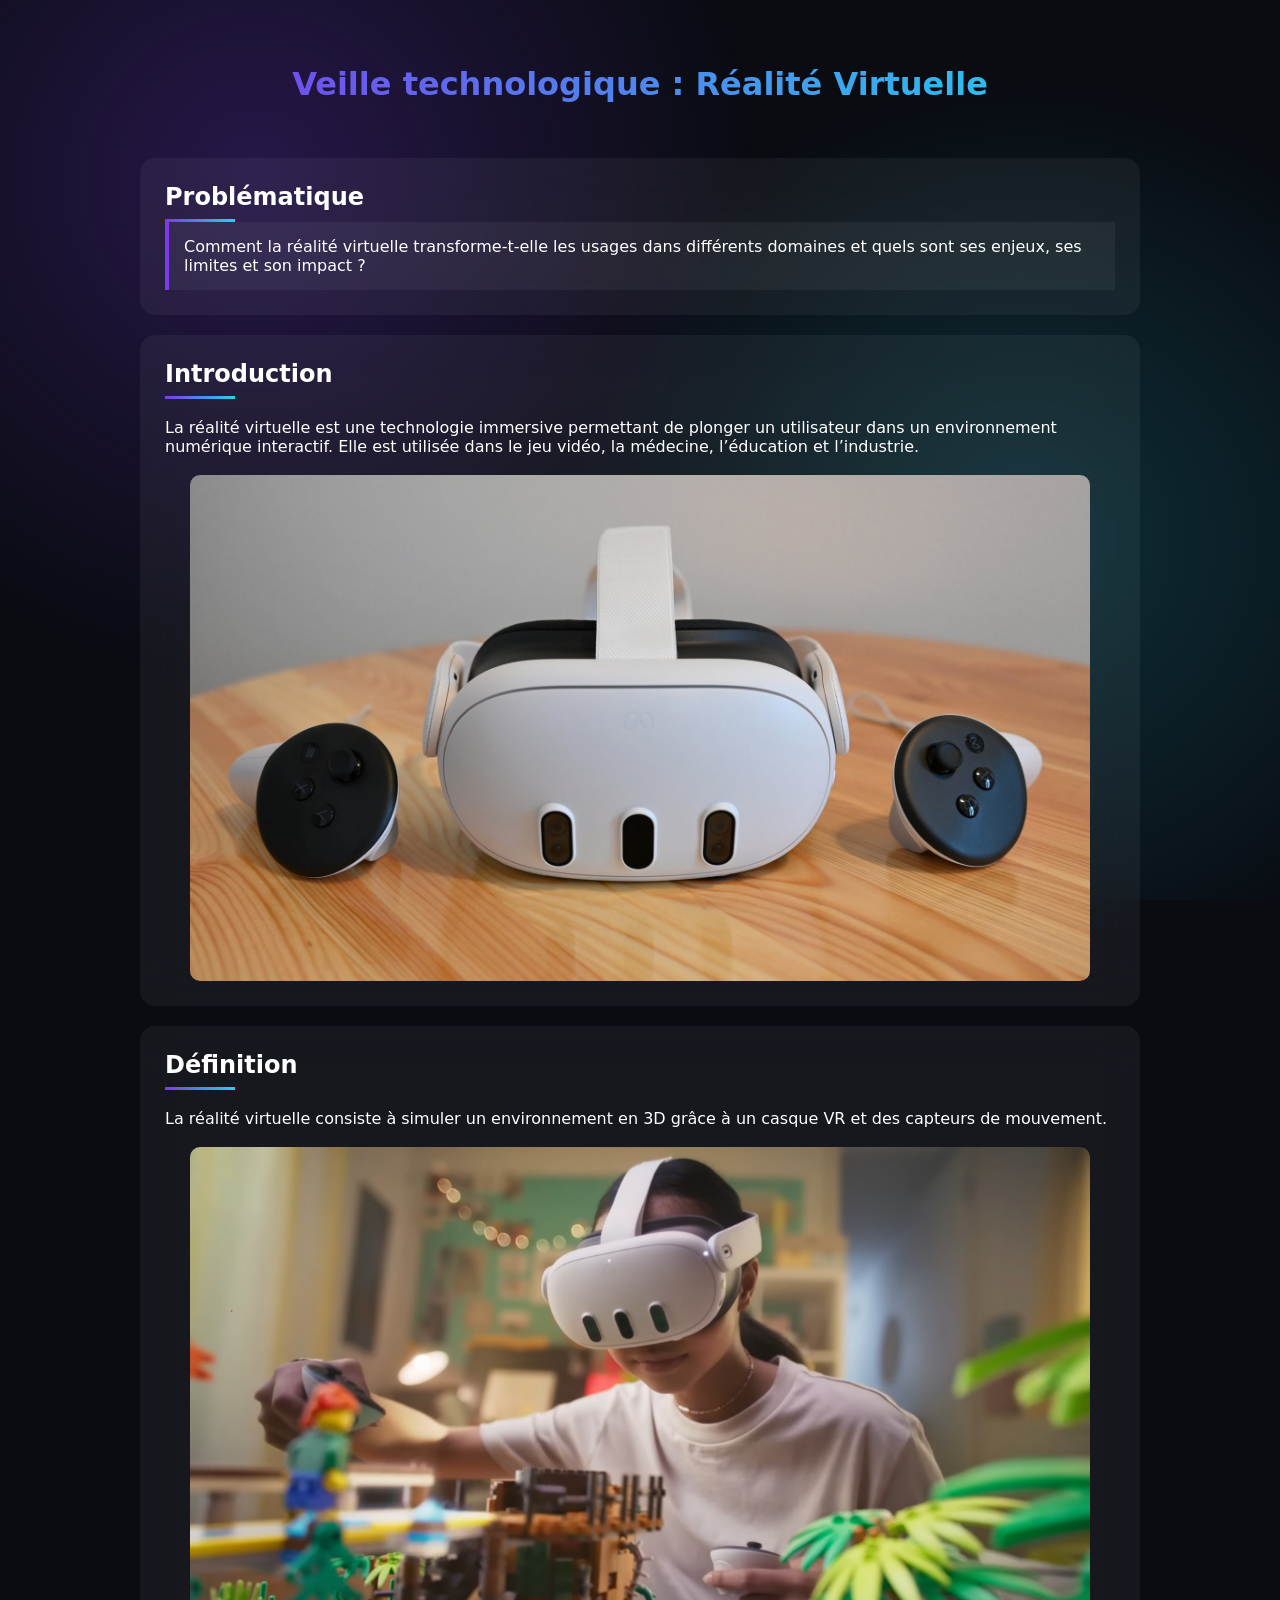
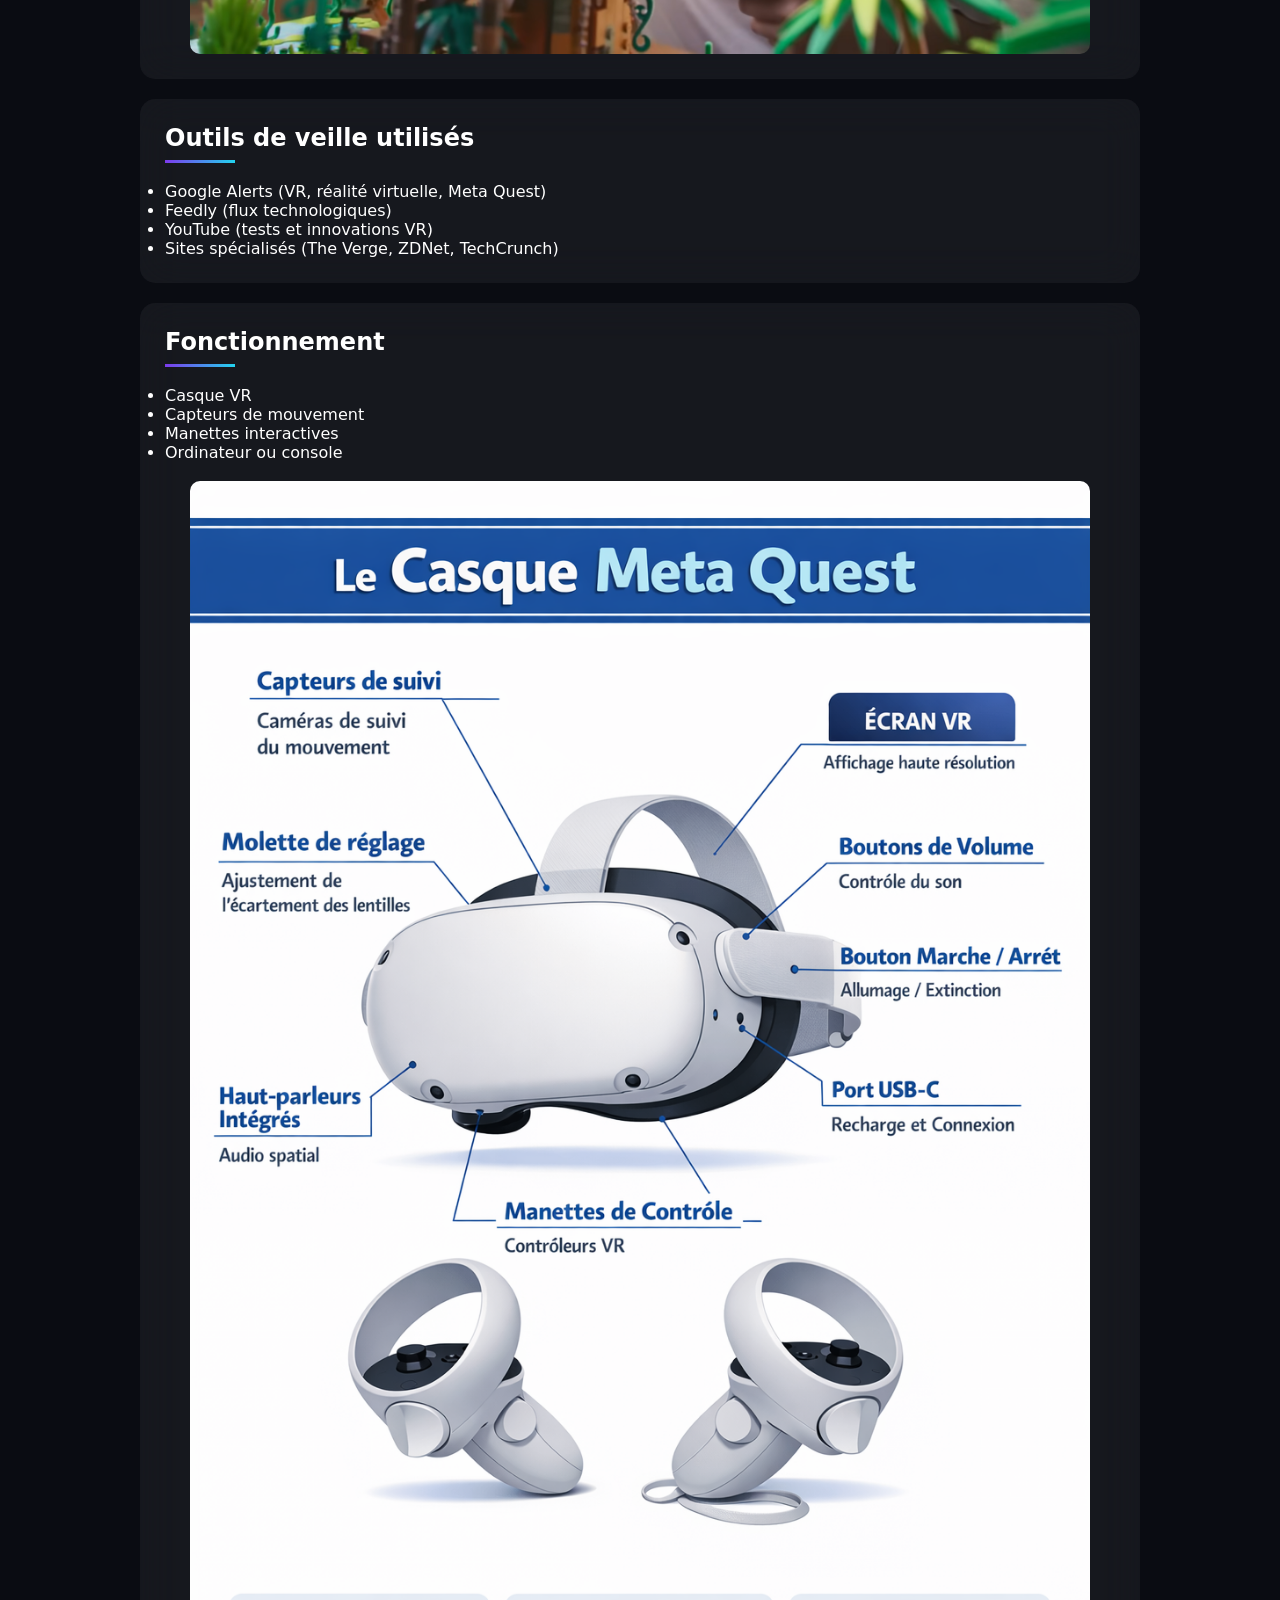
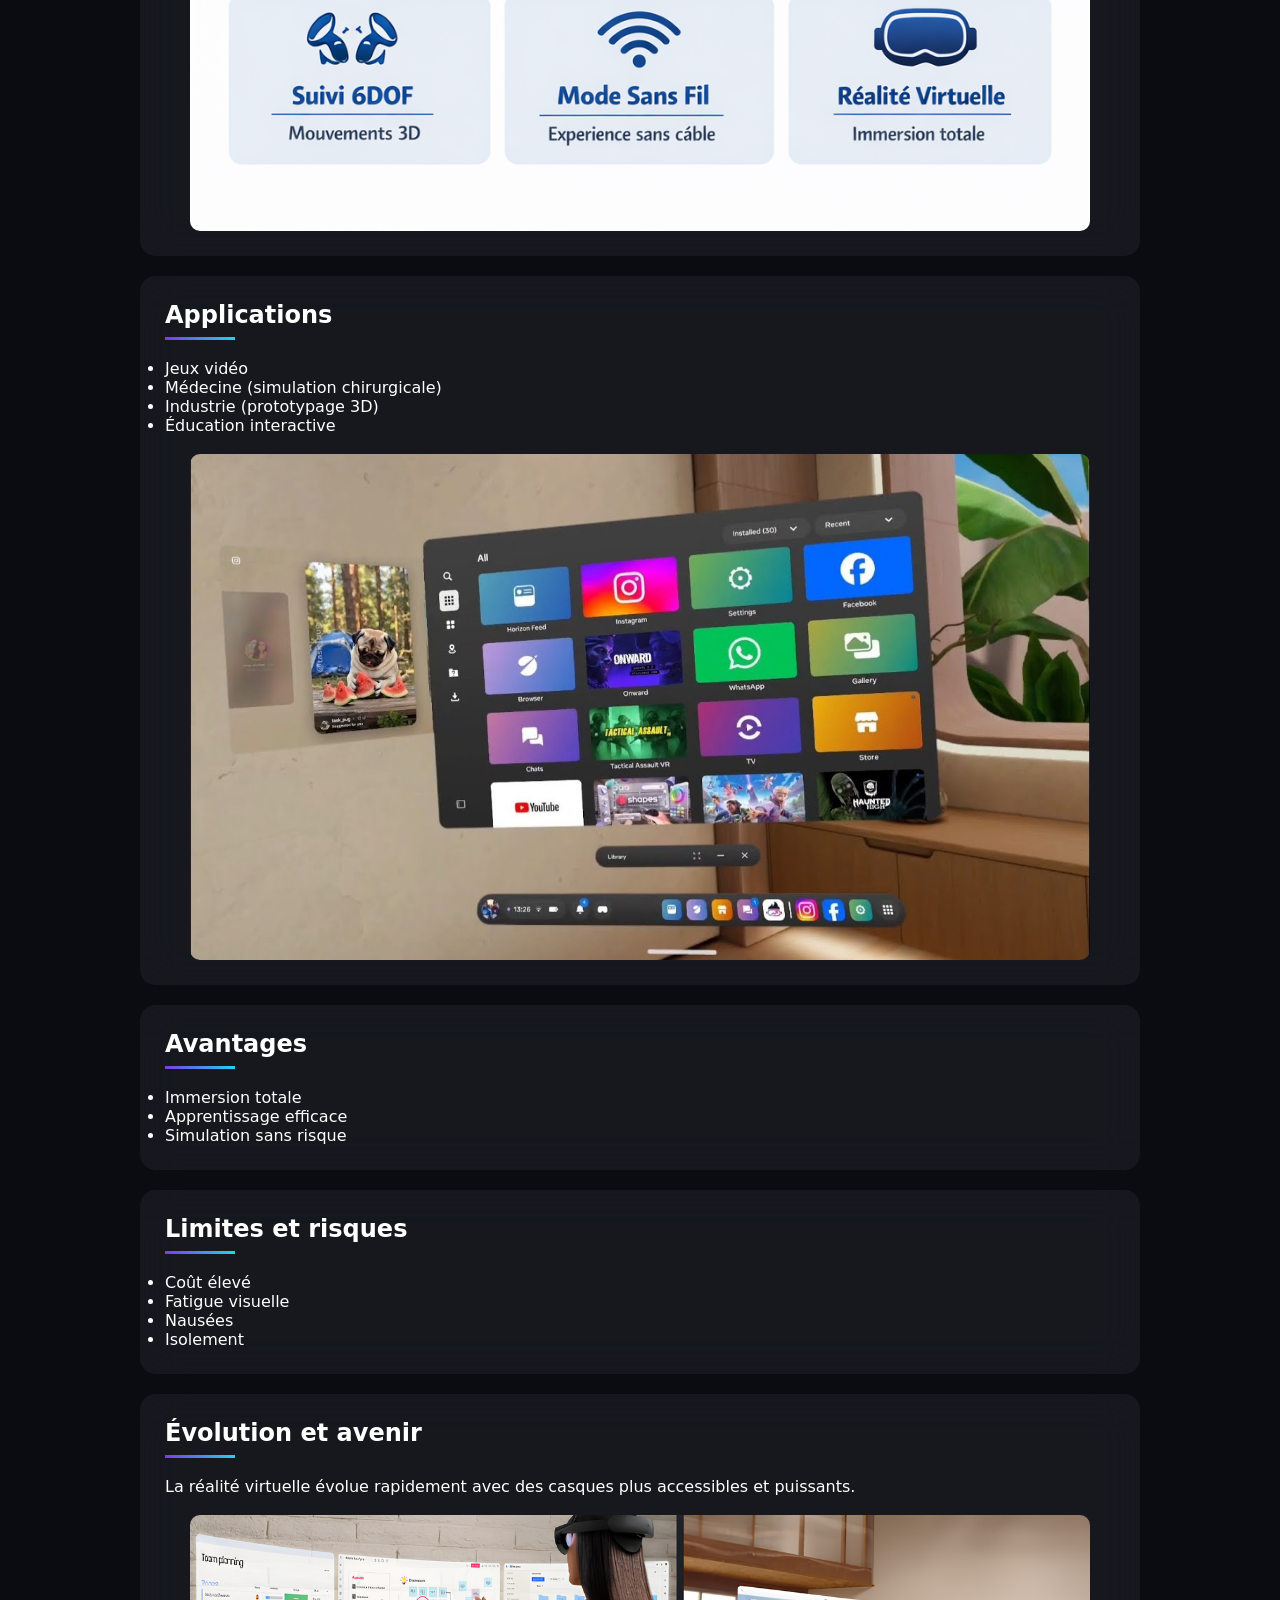
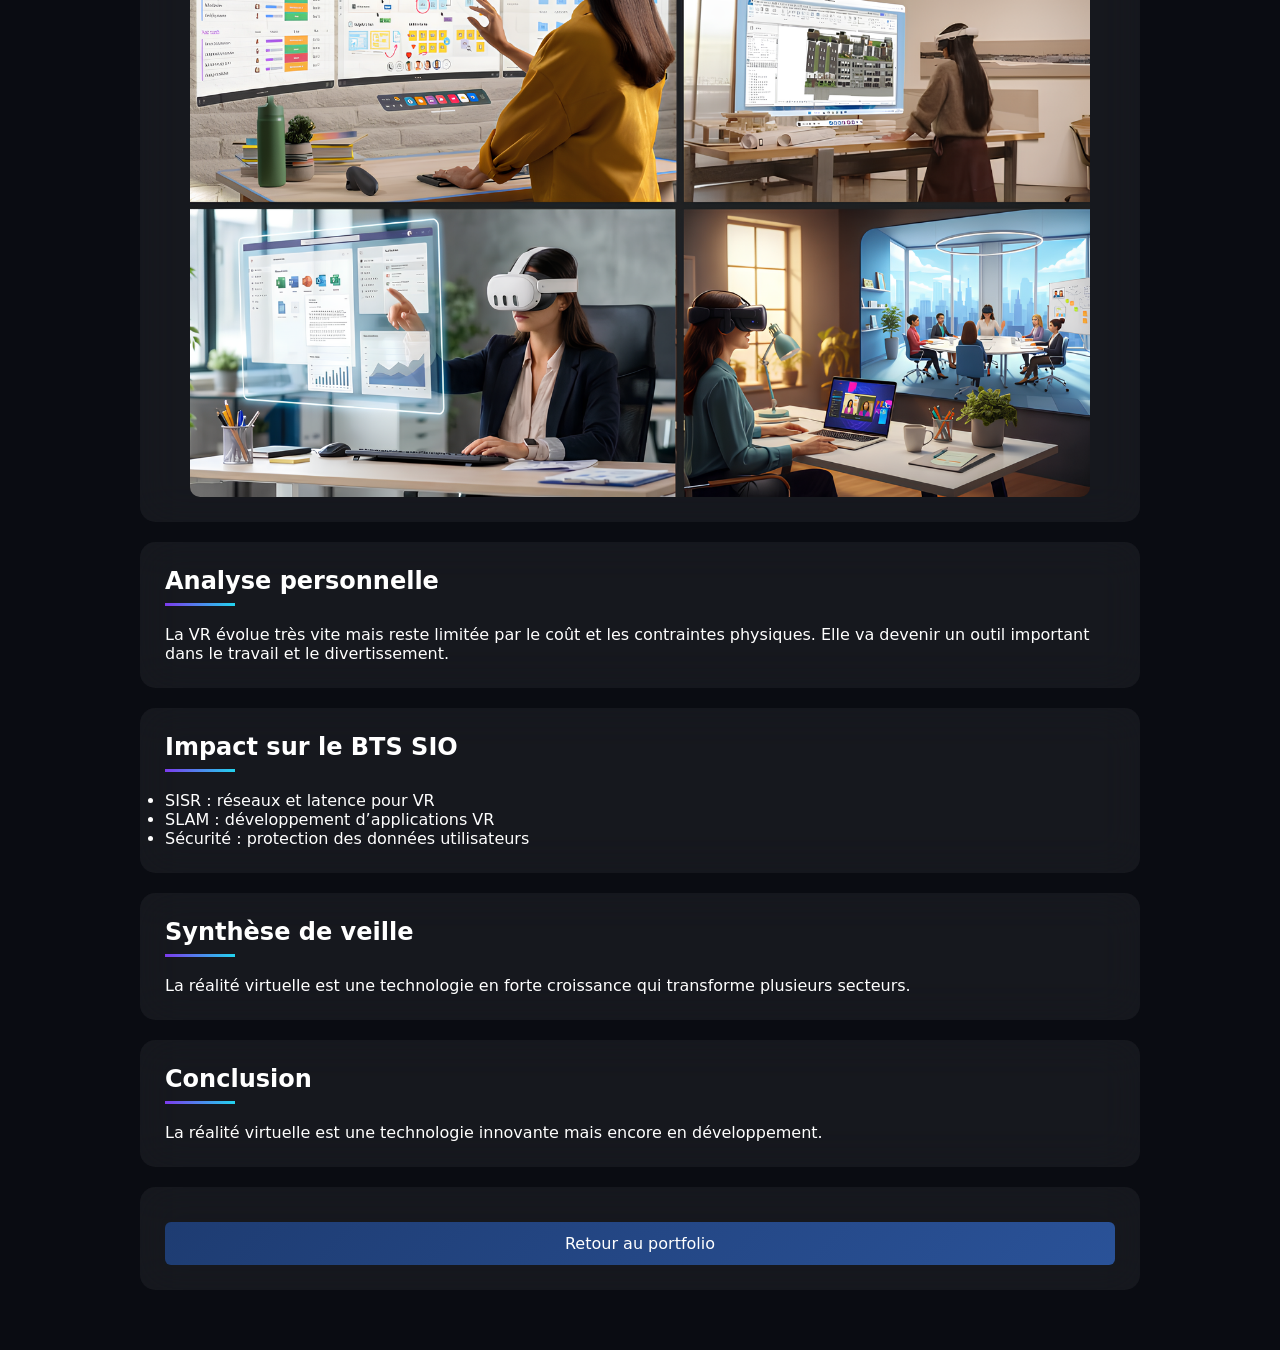
<file: veille.html>
<!DOCTYPE html>
<html lang="fr">
<head>
<meta charset="UTF-8">
<meta name="viewport" content="width=device-width, initial-scale=1.0">

<title>Veille technologique - Réalité Virtuelle</title>

<style>
/* =========================
RESET / BASE
========================= */
* {
  margin: 0;
  padding: 0;
  box-sizing: border-box;
  font-family: system-ui, Arial, sans-serif;
}

html { scroll-behavior: smooth; }

body {
  background: #0a0c12;
  color: white;
  padding: 40px;
  overflow-x: hidden;
}

/* BACKGROUND */
body::before {
  content: "";
  position: fixed;
  inset: 0;
  background:
    radial-gradient(circle at 20% 20%, rgba(124,58,237,0.25), transparent 40%),
    radial-gradient(circle at 80% 60%, rgba(34,211,238,0.18), transparent 40%);
  animation: bgMove 12s infinite alternate ease-in-out;
  z-index: -2;
}

@keyframes bgMove {
  0% { transform: scale(1) translate(0,0); }
  100% { transform: scale(1.15) translate(30px,-20px); }
}

/* TITRE */
h1 {
  text-align: center;
  font-size: 32px;
  padding: 25px;
  margin-bottom: 30px;
  border-radius: 15px;
  background: linear-gradient(90deg,#7c3aed,#22d3ee);
  -webkit-background-clip: text;
  -webkit-text-fill-color: transparent;
}

/* CONTAINER */
.container {
  max-width: 1000px;
  margin: auto;
}

/* CARDS */
section {
  background: rgba(255,255,255,0.05);
  backdrop-filter: blur(20px);
  padding: 25px;
  margin-bottom: 20px;
  border-radius: 15px;
  transition: 0.5s;
}

section:hover {
  transform: translateY(-10px);
  background: rgba(124,58,237,0.12);
}

/* TITRES */
h2::after {
  content: "";
  display: block;
  width: 70px;
  height: 3px;
  background: linear-gradient(90deg,#7c3aed,#22d3ee);
  margin-top: 8px;
}

/* PROBLEMATIQUE */
.problematique {
  padding: 15px;
  border-left: 4px solid #7c3aed;
  background: rgba(255,255,255,0.05);
}

/* IMAGE BOX */
.image-box {
  width: 100%;
  display: flex;
  justify-content: center;
  align-items: center;
}

.image-box img {
  max-width: 900px;
  width: 100%;
  height: auto;
  border-radius: 10px;
}

	/* =========================
BOUTON UNIQUE
========================= */
button {
  padding: 12px 20px;
  border: none;
  border-radius: 10px;
  background: #7c3aed;
  color: white;
  cursor: pointer;
  transition: 0.3s;
  position: relative;
  overflow: hidden;
}

button:hover {
  transform: translateY(-3px) scale(1.03);
  box-shadow: 0 10px 25px rgba(124,58,237,0.3);
}

/* glow bouton */
button::before {
  content: "";
  position: absolute;
  inset: -2px;
  background: linear-gradient(90deg,#7c3aed,#22d3ee,#7c3aed);
  opacity: 0;
  filter: blur(12px);
  transition: 0.3s;
  z-index: -1;
}

button:hover::before {
  opacity: 1;
}

button:active {
  transform: scale(0.97);
}
	
</style>

</head>

<body>

<div class="container">

<h1>Veille technologique : Réalité Virtuelle</h1>

<!-- PROBLEMATIQUE -->
<section>
<h2>Problématique</h2>
<p class="problematique">
Comment la réalité virtuelle transforme-t-elle les usages dans différents domaines et quels sont ses enjeux, ses limites et son impact ?
</p>
</section>

<!-- INTRO -->
<section>
<h2>Introduction</h2>
  <br>
<p>
La réalité virtuelle est une technologie immersive permettant de plonger un utilisateur dans un environnement numérique interactif.
Elle est utilisée dans le jeu vidéo, la médecine, l’éducation et l’industrie.
</p>
  <br>
<div class="image-box">
  <img src="image.jpg" alt="Réalité virtuelle">
</div>
</section>

<!-- DEFINITION -->
<section>
<h2>Définition</h2>
<p>
  <br>
La réalité virtuelle consiste à simuler un environnement en 3D grâce à un casque VR et des capteurs de mouvement.
</p>
<br>
  <div class="image-box">
  <img src="utilisation.png" alt="Utilisation VR">
</div>
</section>

<!-- OUTILS VEILLE (AJOUT BTS IMPORTANT) -->
<section>
<h2>Outils de veille utilisés</h2>
<ul>
  <br>
<li>Google Alerts (VR, réalité virtuelle, Meta Quest)</li>
<li>Feedly (flux technologiques)</li>
<li>YouTube (tests et innovations VR)</li>
<li>Sites spécialisés (The Verge, ZDNet, TechCrunch)</li>
</ul>
</section>

<!-- FONCTIONNEMENT -->
<section>
<h2>Fonctionnement</h2>
<ul>
  <br>
<li>Casque VR</li>
<li>Capteurs de mouvement</li>
<li>Manettes interactives</li>
<li>Ordinateur ou console</li>
</ul>
<br>
<div class="image-box">
  <img src="schema.png" alt="Schéma VR">
</div>
</section>

<!-- APPLICATIONS -->
<section>
<h2>Applications</h2>
<ul>
  <br>
<li>Jeux vidéo</li>
<li>Médecine (simulation chirurgicale)</li>
<li>Industrie (prototypage 3D)</li>
<li>Éducation interactive</li>
</ul>
<br>
  <div class="image-box">
  <img src="fonctionnement.jpg" alt="Fonctionnement VR">
</div>
</section>

<!-- AVANTAGES -->
<section>
<h2>Avantages</h2>
<ul>
  <br>
<li>Immersion totale</li>
<li>Apprentissage efficace</li>
<li>Simulation sans risque</li>
</ul>
</section>

<!-- LIMITES -->
<section>
<h2>Limites et risques</h2>
<ul>
  <br>
<li>Coût élevé</li>
<li>Fatigue visuelle</li>
<li>Nausées</li>
<li>Isolement</li>
</ul>
</section>

<!-- EVOLUTION -->
<section>
<h2>Évolution et avenir</h2>
<p>
  <br>
La réalité virtuelle évolue rapidement avec des casques plus accessibles et puissants.
</p>
<br>
<div class="image-box">
  <img src="futur.png" alt="Futur VR">
</div>
</section>

<!-- AJOUT BTS -->
<section>
<h2>Analyse personnelle</h2>
<p>
  <br>
La VR évolue très vite mais reste limitée par le coût et les contraintes physiques.
Elle va devenir un outil important dans le travail et le divertissement.
</p>
</section>

<section>
<h2>Impact sur le BTS SIO</h2>
<ul>
  <br>
<li>SISR : réseaux et latence pour VR</li>
<li>SLAM : développement d’applications VR</li>
<li>Sécurité : protection des données utilisateurs</li>
</ul>
</section>

<section>
<h2>Synthèse de veille</h2>
<p>
  <br>
La réalité virtuelle est une technologie en forte croissance qui transforme plusieurs secteurs.
</p>
</section>

<!-- CONCLUSION -->
<section>
<h2>Conclusion</h2>
<p>
  <br>
La réalité virtuelle est une technologie innovante mais encore en développement.
</p>
  
 </section>

<section>
	  <div class="card">
 <a href="https://enzodes.github.io/Portefolio/">
 <button style="
      width: 100%;
      padding: 12px;
      font-size: 16px;
     background: linear-gradient(135deg, #1e3c72, #2a5298);
      color: #fff;
      border: none;
      border-radius: 6px;
      cursor: pointer;
	  margin-top:10px
    ">
   Retour au portfolio
    </button>
		  </a>
</section>

</div>

</body>
</html>
</file>
